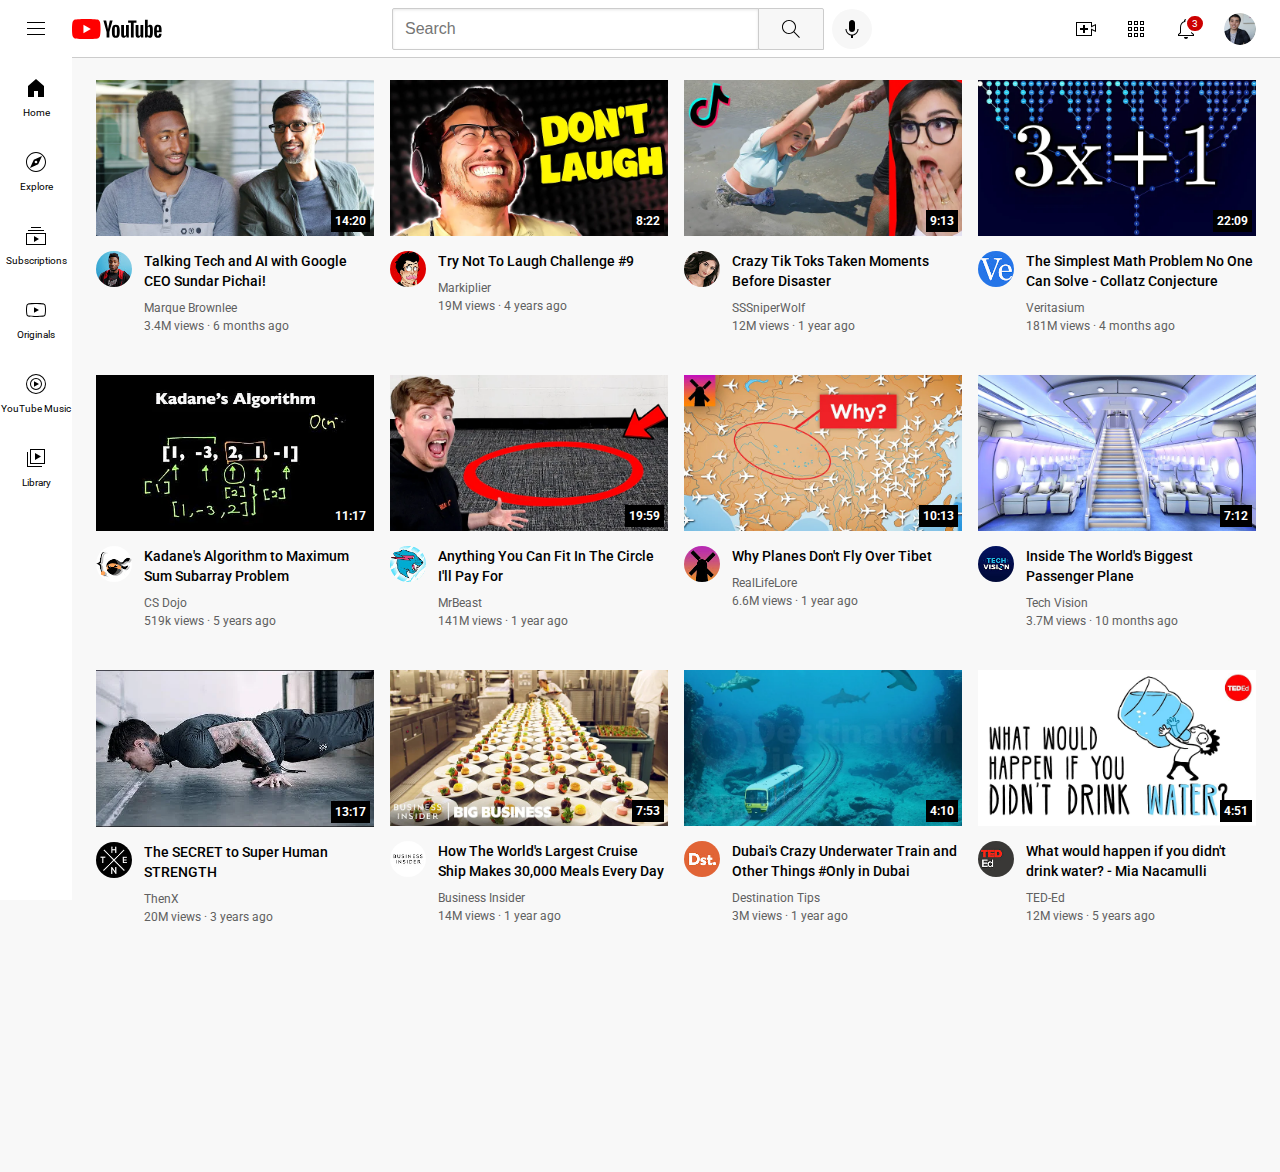
<file: index.html>
<!DOCTYPE html>
<html lang="en">
    <head>
        <meta charset="UTF-8">
        <meta name="author" content="Cecilia Ndanu">
        <meta name="description" content="This is a clone of the YouTube Home page">
        <meta name="viewport" content="width=device-width, initial-scale= 1.0">
        <meta http-equiv="X-UA-Compatible" content="ie=edge">

        <title>YouTube.com Clone</title>

        <link rel="preconnect" href="https://fonts.googleapis.com">
        <link rel="preconnect" href="https://fonts.gstatic.com" crossorigin>
        <link href="https://fonts.googleapis.com/css2?family=Roboto:wght@400;500;700&display=swap" rel="stylesheet">

        <link rel="stylesheet" href="Styles/video.css">
        <link rel="stylesheet" href="Styles/general.css">
        <link rel="stylesheet" href="Styles/header.css">
        <link rel="stylesheet" href="Styles/sidebar.css">
    </head>
    <body>
        <header class="header">
            <div class="left-section">
                <img class="hamburger-menu-icon" src="Channel Icons/hamburger-menu.svg">
                <img class="youtube-logo-icon" src="Channel Icons/youtube-logo.svg">
            </div>
            <div class="middle-section">
                <input class="search-bar" type="text" placeholder="Search">

                <div class="search-button">
                    <img class="search-icon" src="Channel Icons/search.svg">
                    <p class="tooltip">Search</p>
                </div>

                <div class="voice-search-button">
                    <img class="voice-search-icon" src="Channel Icons/voice-search-icon.svg">
                    <p class="tooltip">Search with your voice</p>
                </div>
            </div>
            <div class="right-section">
                <div class="upload-icon-container">
                    <img class="upload-icon" src="Channel Icons/upload.svg">
                    <p class="tooltip">Create</p>
                </div>
                <div class="youtube-apps-icon-container">
                    <img class="youtube-apps-icon" src="Channel Icons/youtube-apps.svg">
                    <p class="tooltip">YouTube apps</p>
                </div>
                <div class="notifications-icon-container">
                    <img class="notifications-icon" src="Channel Icons/notifications.svg">
                    <p class="notifications-count">3</p>
                    <p class="tooltip">Notifications</p>
                </div>
                <img class="current-user-picture" src="Channel Pictures/my-channel.jpeg">
            </div>
        </header>

        <nav class="sidebar">
            <div class="sidebar-link">
                <img src="Channel Icons/home.svg">
                <p>Home</p>
            </div>
            <div class="sidebar-link">
                <img src="Channel Icons/explore.svg">
                <p>Explore</p>
            </div>
            <div class="sidebar-link">
                <img src="Channel Icons/subscriptions.svg">
                <p>Subscriptions</p>
            </div>
            <div class="sidebar-link">
                <img src="Channel Icons/originals.svg">
                <p>Originals</p>
            </div>
            <div class="sidebar-link">
                <img src="Channel Icons/youtube-music.svg">
                <p>YouTube Music</p>
            </div>
            <div class="sidebar-link">
                <img src="Channel Icons/library.svg">
                <p>Library</p>
            </div>
        </nav>

        <main>
            <section class="video-grid">
                <div class="video-container">
                    <div class="thumbnail-container">
                        <a href="https://www.youtube.com/watch?v=n2RNcPRtAiY">
                            <img class="thumbnail-picture" src="Thumbnails/thumbnail-1.webp">
                        </a>
                        <p class="video-time">14:20</p>
                    </div>
                    <div class="video-info-grid">
                        <div class="channel-picture-column">
                            <a href="https://www.youtube.com/c/mkbhd">
                                <img class="channel-picture" src="Channel Pictures/channel-1.jpeg">
                            </a>
                        </div>
                        <div class="video-info">
                            <p class="video-title">
                                <a class="video-link" href="https://www.youtube.com/watch?v=n2RNcPRtAiY">
                                    Talking Tech and AI with Google CEO Sundar Pichai!
                                </a>
                            </p>
                            <p class="video-author">
                                <a class="channel-link" href="https://www.youtube.com/c/mkbhd">
                                    Marque Brownlee
                                </a>
                            </p>
                           <p class="video-stats">
                            3.4M views &#183; 6 months ago
                           </p>
                        </div>
                    </div>
                </div>
        
                <div class="video-container">
                    <div class="thumbnail-container">
                        <a href="https://www.youtube.com/watch?v=mP0RAo9SKZk">
                            <img class="thumbnail-picture" src="Thumbnails/thumbnail-2.webp">
                        </a>
                        <p class="video-time">8:22</p>
                    </div>
                    <div class="video-info-grid">
                        <div class="channel-picture-column">
                            <a href="https://www.youtube.com/c/markiplier">
                                <img class="channel-picture" src="Channel Pictures/channel-2.jpeg">
                            </a>
                        </div>
                        <div class="video-info">
                           <p class="video-title">
                            <a class="video-link" href="https://www.youtube.com/watch?v=mP0RAo9SKZk">
                                Try Not To Laugh Challenge #9
                            </a>
                           </p> 
                           <p class="video-author">
                            <a class="channel-link" href="https://www.youtube.com/c/markiplier">
                                Markiplier
                            </a>
                           </p>
                           <p class="video-stats">
                            19M views &#183; 4 years ago
                           </p>
                        </div>
                    </div>
                </div>
        
                <div class="video-container">
                    <div class="thumbnail-container">
                        <a href="https://www.youtube.com/watch?v=FgjPQQeTh1w">
                            <img class="thumbnail-picture" src="Thumbnails/thumbnail-3.webp">
                        </a>
                        <p class="video-time">9:13</p>
                    </div>
                    <div class="video-info-grid">
                        <div class="channel-picture-column">
                            <a href="https://www.youtube.com/user/SSSniperWolf">
                                <img class="channel-picture" src="Channel Pictures/channel-3.jpeg">
                            </a>
                        </div>
                        <div class="video-info">
                           <p class="video-title">
                            <a class="video-link" href="https://www.youtube.com/watch?v=FgjPQQeTh1w">
                                Crazy Tik Toks Taken Moments Before Disaster
                            </a>
                           </p> 
                           <p class="video-author">
                            <a class="channel-link" href="https://www.youtube.com/user/SSSniperWolf">
                                SSSniperWolf
                            </a>
                           </p>
                           <p class="video-stats">
                            12M views &#183; 1 year ago
                           </p>
                        </div>
                    </div>
                </div>
    
                <div class="video-container">
                    <div class="thumbnail-container">
                        <a href="https://www.youtube.com/watch?v=094y1Z2wpJg">
                            <img class="thumbnail-picture" src="Thumbnails/thumbnail-4.webp">
                        </a>
                        <p class="video-time">22:09</p>
                    </div>
                    <div class="video-info-grid">
                        <div class="channel-picture-column">
                            <a href="https://www.youtube.com/c/veritasium">
                                <img class="channel-picture" src="Channel Pictures/channel-4.jpeg">
                            </a>
                        </div>
                        <div class="video-info">
                           <p class="video-title">
                            <a class="video-link" href="https://www.youtube.com/watch?v=094y1Z2wpJg">
                                The Simplest Math Problem No One Can Solve - Collatz Conjecture
                            </a>
                           </p> 
                           <p class="video-author">
                            <a class="channel-link" href="https://www.youtube.com/c/veritasium">
                                Veritasium
                            </a>
                           </p>
                           <p class="video-stats">
                            181M views &#183; 4 months ago
                           </p>
                        </div>
                    </div>
                </div>
        
                <div class="video-container">
                    <div class="thumbnail-container">
                        <a href="https://www.youtube.com/watch?v=86CQq3pKSUw">
                            <img class="thumbnail-picture" src="Thumbnails/thumbnail-5.webp">
                        </a>
                        <p class="video-time">11:17</p>
                    </div>
                    <div class="video-info-grid">
                        <div class="channel-picture-column">
                            <a href="https://www.youtube.com/c/CSDojo">
                                <img class="channel-picture" src="Channel Pictures/channel-5.jpeg">
                            </a>
                        </div>
                        <div class="video-info">
                           <p class="video-title">
                            <a class="video-link" href="https://www.youtube.com/watch?v=86CQq3pKSUw">
                                Kadane's Algorithm to Maximum Sum Subarray Problem
                            </a>
                           </p> 
                           <p class="video-author">
                            <a class="channel-link" href="https://www.youtube.com/c/CSDojo">
                                CS Dojo
                            </a>
                           </p>
                           <p class="video-stats">
                            519k views &#183; 5 years ago
                           </p>
                        </div>
                    </div>
                </div>
        
                <div class="video-container">
                    <div class="thumbnail-container">
                        <a href="https://www.youtube.com/watch?v=yXWw0_UfSFg">
                            <img class="thumbnail-picture" src="Thumbnails/thumbnail-6.webp">
                        </a>
                        <p class="video-time">19:59</p>
                    </div>
                    <div class="video-info-grid">
                        <div class="channel-picture-column">
                            <a href="https://www.youtube.com/channel/UCX6OQ3DkcsbYNE6H8uQQuVA">
                                <img class="channel-picture" src="Channel Pictures/channel-6.jpeg">
                            </a>
                        </div>
                        <div class="video-info">
                           <p class="video-title">
                            <a class="video-link" href="https://www.youtube.com/watch?v=yXWw0_UfSFg">
                                Anything You Can Fit In The Circle I'll Pay For
                            </a>
                           </p> 
                           <p class="video-author">
                            <a class="channel-link" href="https://www.youtube.com/channel/UCX6OQ3DkcsbYNE6H8uQQuVA">
                                MrBeast
                            </a>
                           </p>
                           <p class="video-stats">
                            141M views &#183; 1 year ago
                           </p>
                        </div>
                    </div>
                </div>

                <div class="video-container">
                    <div class="thumbnail-container">
                        <a href="https://www.youtube.com/watch?v=fNVa1qMbF9Y">
                            <img class="thumbnail-picture" src="Thumbnails/thumbnail-7.webp">
                        </a>
                        <p class="video-time">10:13</p>
                    </div>
                    <div class="video-info-grid">
                        <div class="channel-picture-column">
                            <a href="https://www.youtube.com/channel/UCP5tjEmvPItGyLhmjdwP7Ww">
                                <img class="channel-picture" src="Channel Pictures/channel-7.jpeg">
                            </a>
                        </div>
                        <div class="video-info">
                           <p class="video-title">
                            <a class="video-link" href="https://www.youtube.com/watch?v=fNVa1qMbF9Y">
                                Why Planes Don't Fly Over Tibet
                            </a>
                           </p> 
                           <p class="video-author">
                            <a class="channel-link" href="https://www.youtube.com/channel/UCP5tjEmvPItGyLhmjdwP7Ww">
                                RealLifeLore
                            </a>
                           </p>
                           <p class="video-stats">
                            6.6M views &#183; 1 year ago
                           </p>
                        </div>
                    </div>
                </div>

                <div class="video-container">
                    <div class="thumbnail-container">
                        <a href="https://www.youtube.com/watch?v=lFm4EM1juls">
                            <img class="thumbnail-picture" src="Thumbnails/thumbnail-8.webp">
                        </a>
                        <p class="video-time">7:12</p>
                    </div>
                    <div class="video-info-grid">
                        <div class="channel-picture-column">
                            <a href="https://www.youtube.com/channel/UCHAK6CyegY22Zj2GWrcaIxg">
                                <img class="channel-picture" src="Channel Pictures/channel-8.jpeg">
                            </a>
                        </div>
                        <div class="video-info">
                           <p class="video-title">
                            <a class="video-link" href="https://www.youtube.com/watch?v=lFm4EM1juls">
                                Inside The World's Biggest Passenger Plane
                            </a>
                           </p> 
                           <p class="video-author">
                            <a class="channel-link" href="https://www.youtube.com/channel/UCHAK6CyegY22Zj2GWrcaIxg">
                                Tech Vision
                            </a>
                           </p>
                           <p class="video-stats">
                            3.7M views &#183; 10 months ago
                           </p>
                        </div>
                    </div>
                </div>

                <div class="video-container">
                    <div class="thumbnail-container">
                        <a href="https://www.youtube.com/watch?v=ixmxOlcrlUc">
                            <img class="thumbnail-picture" src="Thumbnails/thumbnail-9.webp">
                        </a>
                        <p class="video-time">13:17</p>
                    </div>
                    <div class="video-info-grid">
                        <div class="channel-picture-column">
                            <a href="https://www.youtube.com/c/OFFICIALTHENXSTUDIOS">
                                <img class="channel-picture" src="Channel Pictures/channel-9.jpeg">
                            </a>
                        </div>
                        <div class="video-info">
                           <p class="video-title">
                            <a class="video-link" href="https://www.youtube.com/watch?v=ixmxOlcrlUc">
                                The SECRET to Super Human STRENGTH
                            </a>
                           </p> 
                           <p class="video-author">
                            <a class="channel-link" href="https://www.youtube.com/c/OFFICIALTHENXSTUDIOS">
                                ThenX
                            </a>
                           </p>
                           <p class="video-stats">
                            20M views &#183; 3 years ago
                           </p>
                        </div>
                    </div>
                </div>

                <div class="video-container">
                    <div class="thumbnail-container">
                        <a href="https://www.youtube.com/watch?v=R2vXbFp5C9o">
                            <img class="thumbnail-picture" src="Thumbnails/thumbnail-10.webp">
                        </a>
                        <p class="video-time">7:53</p>
                    </div>
                    <div class="video-info-grid">
                        <div class="channel-picture-column">
                            <a href="https://www.youtube.com/user/businessinsider">
                                <img class="channel-picture" src="Channel Pictures/channel-10.jpeg">
                            </a>
                        </div>
                        <div class="video-info">
                           <p class="video-title">
                            <a class="video-link" href="https://www.youtube.com/watch?v=R2vXbFp5C9o">
                                How The World's Largest Cruise Ship Makes 30,000 Meals Every Day
                            </a>
                           </p> 
                           <p class="video-author">
                            <a class="channel-link" href="https://www.youtube.com/user/businessinsider">
                                Business Insider
                            </a>
                           </p>
                           <p class="video-stats">
                            14M views &#183; 1 year ago
                           </p>
                        </div>
                    </div>
                </div>

                <div class="video-container">
                    <div class="thumbnail-container">
                        <a href="https://www.youtube.com/watch?v=0nZuYyXET3s">
                            <img class="thumbnail-picture" src="Thumbnails/thumbnail-11.webp">
                        </a>
                        <p class="video-time">4:10</p>
                    </div>
                    <div class="video-info-grid">
                        <div class="channel-picture-column">
                            <a href="https://www.youtube.com/c/Destinationtips">
                                <img class="channel-picture" src="Channel Pictures/channel-11.jpeg">
                            </a>
                        </div>
                        <div class="video-info">
                           <p class="video-title">
                            <a class="video-link" href="https://www.youtube.com/watch?v=0nZuYyXET3s">
                                Dubai's Crazy Underwater Train and Other Things #Only in Dubai
                            </a>
                           </p> 
                           <p class="video-author">
                            <a class="channel-link" href="https://www.youtube.com/c/Destinationtips">
                                Destination Tips
                            </a>
                           </p>
                           <p class="video-stats">
                            3M views &#183; 1 year ago
                           </p>
                        </div>
                    </div>
                </div>

                <div class="video-container">
                    <div class="thumbnail-container">
                        <a href="https://www.youtube.com/watch?v=9iMGFqMmUFs">
                            <img class="thumbnail-picture" src="Thumbnails/thumbnail-12.webp">
                        </a>
                        <p class="video-time">4:51</p>
                    </div>
                    <div class="video-info-grid">
                        <div class="channel-picture-column">
                            <a href="https://www.youtube.com/teded">
                                <img class="channel-picture" src="Channel Pictures/channel-12.jpeg">
                            </a>
                        </div>
                        <div class="video-info">
                           <p class="video-title">
                            <a class="video-link" href="https://www.youtube.com/watch?v=9iMGFqMmUFs">
                                What would happen if you didn't drink water? - Mia Nacamulli
                            </a>
                           </p> 
                           <p class="video-author">
                            <a class="channel-link" href="https://www.youtube.com/teded">
                                TED-Ed
                            </a>
                           </p>
                           <p class="video-stats">
                            12M views &#183; 5 years ago
                           </p>
                        </div>
                    </div>
                </div>
            </section>
        </main>
    </body>
</html>
</file>
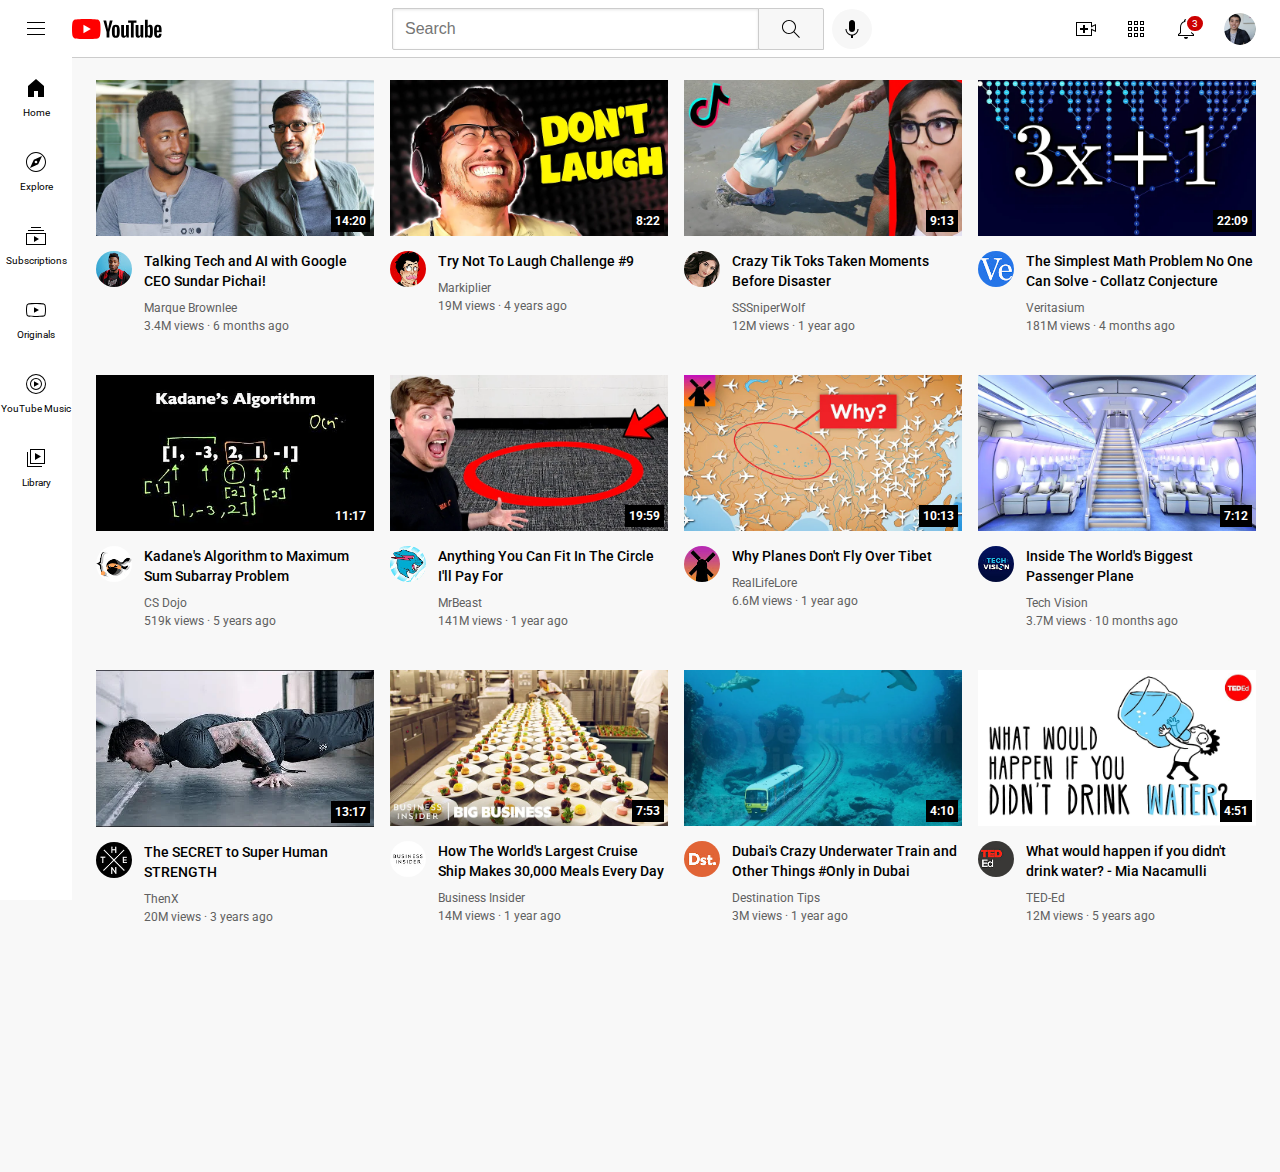
<file: YouTube.html>
<!DOCTYPE html>
<html lang="en">
    <head>
        <meta charset="UTF-8">
        <meta name="author" content="Cecilia Ndanu">
        <meta name="description" content="This is a clone of the YouTube Home page">
        <meta name="viewport" content="width=device-width, initial-scale= 1.0">
        <meta http-equiv="X-UA-Compatible" content="ie=edge">

        <title>YouTube.com Clone</title>

        <link rel="preconnect" href="https://fonts.googleapis.com">
        <link rel="preconnect" href="https://fonts.gstatic.com" crossorigin>
        <link href="https://fonts.googleapis.com/css2?family=Roboto:wght@400;500;700&display=swap" rel="stylesheet">


        <link rel="stylesheet" href="Styles/video.css">
        <link rel="stylesheet" href="Styles/general.css">
        <link rel="stylesheet" href="Styles/header.css">
        <link rel="stylesheet" href="Styles/sidebar.css">
    </head>
    <body>
        <header class="header">
            <div class="left-section">
                <img class="hamburger-menu-icon" src="Channel Icons/hamburger-menu.svg">
                <img class="youtube-logo-icon" src="Channel Icons/youtube-logo.svg">
            </div>
            <div class="middle-section">
                <input class="search-bar" type="text" placeholder="Search">

                <div class="search-button">
                    <img class="search-icon" src="Channel Icons/search.svg">
                    <p class="tooltip">Search</p>
                </div>

                <div class="voice-search-button">
                    <img class="voice-search-icon" src="Channel Icons/voice-search-icon.svg">
                    <p class="tooltip">Search with your voice</p>
                </div>
            </div>
            <div class="right-section">
                <div class="upload-icon-container">
                    <img class="upload-icon" src="Channel Icons/upload.svg">
                    <p class="tooltip">Create</p>
                </div>
                <div class="youtube-apps-icon-container">
                    <img class="youtube-apps-icon" src="Channel Icons/youtube-apps.svg">
                    <p class="tooltip">YouTube apps</p>
                </div>
                <div class="notifications-icon-container">
                    <img class="notifications-icon" src="Channel Icons/notifications.svg">
                    <p class="notifications-count">3</p>
                    <p class="tooltip">Notifications</p>
                </div>
                <img class="current-user-picture" src="Channel Pictures/my-channel.jpeg">
            </div>
        </header>

        <nav class="sidebar">
            <div class="sidebar-link">
                <img src="Channel Icons/home.svg">
                <p>Home</p>
            </div>
            <div class="sidebar-link">
                <img src="Channel Icons/explore.svg">
                <p>Explore</p>
            </div>
            <div class="sidebar-link">
                <img src="Channel Icons/subscriptions.svg">
                <p>Subscriptions</p>
            </div>
            <div class="sidebar-link">
                <img src="Channel Icons/originals.svg">
                <p>Originals</p>
            </div>
            <div class="sidebar-link">
                <img src="Channel Icons/youtube-music.svg">
                <p>YouTube Music</p>
            </div>
            <div class="sidebar-link">
                <img src="Channel Icons/library.svg">
                <p>Library</p>
            </div>
        </nav>

        <main>
            <section class="video-grid">
                <div class="video-container">
                    <div class="thumbnail-container">
                        <a href="https://www.youtube.com/watch?v=n2RNcPRtAiY">
                            <img class="thumbnail-picture" src="Thumbnails/thumbnail-1.webp">
                        </a>
                        <p class="video-time">14:20</p>
                    </div>
                    <div class="video-info-grid">
                        <div class="channel-picture-column">
                            <a href="https://www.youtube.com/c/mkbhd">
                                <img class="channel-picture" src="Channel Pictures/channel-1.jpeg">
                            </a>
                        </div>
                        <div class="video-info">
                            <p class="video-title">
                                <a class="video-link" href="https://www.youtube.com/watch?v=n2RNcPRtAiY">
                                    Talking Tech and AI with Google CEO Sundar Pichai!
                                </a>
                            </p>
                            <p class="video-author">
                                <a class="channel-link" href="https://www.youtube.com/c/mkbhd">
                                    Marque Brownlee
                                </a>
                            </p>
                           <p class="video-stats">
                            3.4M views &#183; 6 months ago
                           </p>
                        </div>
                    </div>
                </div>
        
                <div class="video-container">
                    <div class="thumbnail-container">
                        <a href="https://www.youtube.com/watch?v=mP0RAo9SKZk">
                            <img class="thumbnail-picture" src="Thumbnails/thumbnail-2.webp">
                        </a>
                        <p class="video-time">8:22</p>
                    </div>
                    <div class="video-info-grid">
                        <div class="channel-picture-column">
                            <a href="https://www.youtube.com/c/markiplier">
                                <img class="channel-picture" src="Channel Pictures/channel-2.jpeg">
                            </a>
                        </div>
                        <div class="video-info">
                           <p class="video-title">
                            <a class="video-link" href="https://www.youtube.com/watch?v=mP0RAo9SKZk">
                                Try Not To Laugh Challenge #9
                            </a>
                           </p> 
                           <p class="video-author">
                            <a class="channel-link" href="https://www.youtube.com/c/markiplier">
                                Markiplier
                            </a>
                           </p>
                           <p class="video-stats">
                            19M views &#183; 4 years ago
                           </p>
                        </div>
                    </div>
                </div>
        
                <div class="video-container">
                    <div class="thumbnail-container">
                        <a href="https://www.youtube.com/watch?v=FgjPQQeTh1w">
                            <img class="thumbnail-picture" src="Thumbnails/thumbnail-3.webp">
                        </a>
                        <p class="video-time">9:13</p>
                    </div>
                    <div class="video-info-grid">
                        <div class="channel-picture-column">
                            <a href="https://www.youtube.com/user/SSSniperWolf">
                                <img class="channel-picture" src="Channel Pictures/channel-3.jpeg">
                            </a>
                        </div>
                        <div class="video-info">
                           <p class="video-title">
                            <a class="video-link" href="https://www.youtube.com/watch?v=FgjPQQeTh1w">
                                Crazy Tik Toks Taken Moments Before Disaster
                            </a>
                           </p> 
                           <p class="video-author">
                            <a class="channel-link" href="https://www.youtube.com/user/SSSniperWolf">
                                SSSniperWolf
                            </a>
                           </p>
                           <p class="video-stats">
                            12M views &#183; 1 year ago
                           </p>
                        </div>
                    </div>
                </div>
    
                <div class="video-container">
                    <div class="thumbnail-container">
                        <a href="https://www.youtube.com/watch?v=094y1Z2wpJg">
                            <img class="thumbnail-picture" src="Thumbnails/thumbnail-4.webp">
                        </a>
                        <p class="video-time">22:09</p>
                    </div>
                    <div class="video-info-grid">
                        <div class="channel-picture-column">
                            <a href="https://www.youtube.com/c/veritasium">
                                <img class="channel-picture" src="Channel Pictures/channel-4.jpeg">
                            </a>
                        </div>
                        <div class="video-info">
                           <p class="video-title">
                            <a class="video-link" href="https://www.youtube.com/watch?v=094y1Z2wpJg">
                                The Simplest Math Problem No One Can Solve - Collatz Conjecture
                            </a>
                           </p> 
                           <p class="video-author">
                            <a class="channel-link" href="https://www.youtube.com/c/veritasium">
                                Veritasium
                            </a>
                           </p>
                           <p class="video-stats">
                            181M views &#183; 4 months ago
                           </p>
                        </div>
                    </div>
                </div>
        
                <div class="video-container">
                    <div class="thumbnail-container">
                        <a href="https://www.youtube.com/watch?v=86CQq3pKSUw">
                            <img class="thumbnail-picture" src="Thumbnails/thumbnail-5.webp">
                        </a>
                        <p class="video-time">11:17</p>
                    </div>
                    <div class="video-info-grid">
                        <div class="channel-picture-column">
                            <a href="https://www.youtube.com/c/CSDojo">
                                <img class="channel-picture" src="Channel Pictures/channel-5.jpeg">
                            </a>
                        </div>
                        <div class="video-info">
                           <p class="video-title">
                            <a class="video-link" href="https://www.youtube.com/watch?v=86CQq3pKSUw">
                                Kadane's Algorithm to Maximum Sum Subarray Problem
                            </a>
                           </p> 
                           <p class="video-author">
                            <a class="channel-link" href="https://www.youtube.com/c/CSDojo">
                                CS Dojo
                            </a>
                           </p>
                           <p class="video-stats">
                            519k views &#183; 5 years ago
                           </p>
                        </div>
                    </div>
                </div>
        
                <div class="video-container">
                    <div class="thumbnail-container">
                        <a href="https://www.youtube.com/watch?v=yXWw0_UfSFg">
                            <img class="thumbnail-picture" src="Thumbnails/thumbnail-6.webp">
                        </a>
                        <p class="video-time">19:59</p>
                    </div>
                    <div class="video-info-grid">
                        <div class="channel-picture-column">
                            <a href="https://www.youtube.com/channel/UCX6OQ3DkcsbYNE6H8uQQuVA">
                                <img class="channel-picture" src="Channel Pictures/channel-6.jpeg">
                            </a>
                        </div>
                        <div class="video-info">
                           <p class="video-title">
                            <a class="video-link" href="https://www.youtube.com/watch?v=yXWw0_UfSFg">
                                Anything You Can Fit In The Circle I'll Pay For
                            </a>
                           </p> 
                           <p class="video-author">
                            <a class="channel-link" href="https://www.youtube.com/channel/UCX6OQ3DkcsbYNE6H8uQQuVA">
                                MrBeast
                            </a>
                           </p>
                           <p class="video-stats">
                            141M views &#183; 1 year ago
                           </p>
                        </div>
                    </div>
                </div>

                <div class="video-container">
                    <div class="thumbnail-container">
                        <a href="https://www.youtube.com/watch?v=fNVa1qMbF9Y">
                            <img class="thumbnail-picture" src="Thumbnails/thumbnail-7.webp">
                        </a>
                        <p class="video-time">10:13</p>
                    </div>
                    <div class="video-info-grid">
                        <div class="channel-picture-column">
                            <a href="https://www.youtube.com/channel/UCP5tjEmvPItGyLhmjdwP7Ww">
                                <img class="channel-picture" src="Channel Pictures/channel-7.jpeg">
                            </a>
                        </div>
                        <div class="video-info">
                           <p class="video-title">
                            <a class="video-link" href="https://www.youtube.com/watch?v=fNVa1qMbF9Y">
                                Why Planes Don't Fly Over Tibet
                            </a>
                           </p> 
                           <p class="video-author">
                            <a class="channel-link" href="https://www.youtube.com/channel/UCP5tjEmvPItGyLhmjdwP7Ww">
                                RealLifeLore
                            </a>
                           </p>
                           <p class="video-stats">
                            6.6M views &#183; 1 year ago
                           </p>
                        </div>
                    </div>
                </div>

                <div class="video-container">
                    <div class="thumbnail-container">
                        <a href="https://www.youtube.com/watch?v=lFm4EM1juls">
                            <img class="thumbnail-picture" src="Thumbnails/thumbnail-8.webp">
                        </a>
                        <p class="video-time">7:12</p>
                    </div>
                    <div class="video-info-grid">
                        <div class="channel-picture-column">
                            <a href="https://www.youtube.com/channel/UCHAK6CyegY22Zj2GWrcaIxg">
                                <img class="channel-picture" src="Channel Pictures/channel-8.jpeg">
                            </a>
                        </div>
                        <div class="video-info">
                           <p class="video-title">
                            <a class="video-link" href="https://www.youtube.com/watch?v=lFm4EM1juls">
                                Inside The World's Biggest Passenger Plane
                            </a>
                           </p> 
                           <p class="video-author">
                            <a class="channel-link" href="https://www.youtube.com/channel/UCHAK6CyegY22Zj2GWrcaIxg">
                                Tech Vision
                            </a>
                           </p>
                           <p class="video-stats">
                            3.7M views &#183; 10 months ago
                           </p>
                        </div>
                    </div>
                </div>

                <div class="video-container">
                    <div class="thumbnail-container">
                        <a href="https://www.youtube.com/watch?v=ixmxOlcrlUc">
                            <img class="thumbnail-picture" src="Thumbnails/thumbnail-9.webp">
                        </a>
                        <p class="video-time">13:17</p>
                    </div>
                    <div class="video-info-grid">
                        <div class="channel-picture-column">
                            <a href="https://www.youtube.com/c/OFFICIALTHENXSTUDIOS">
                                <img class="channel-picture" src="Channel Pictures/channel-9.jpeg">
                            </a>
                        </div>
                        <div class="video-info">
                           <p class="video-title">
                            <a class="video-link" href="https://www.youtube.com/watch?v=ixmxOlcrlUc">
                                The SECRET to Super Human STRENGTH
                            </a>
                           </p> 
                           <p class="video-author">
                            <a class="channel-link" href="https://www.youtube.com/c/OFFICIALTHENXSTUDIOS">
                                ThenX
                            </a>
                           </p>
                           <p class="video-stats">
                            20M views &#183; 3 years ago
                           </p>
                        </div>
                    </div>
                </div>

                <div class="video-container">
                    <div class="thumbnail-container">
                        <a href="https://www.youtube.com/watch?v=R2vXbFp5C9o">
                            <img class="thumbnail-picture" src="Thumbnails/thumbnail-10.webp">
                        </a>
                        <p class="video-time">7:53</p>
                    </div>
                    <div class="video-info-grid">
                        <div class="channel-picture-column">
                            <a href="https://www.youtube.com/user/businessinsider">
                                <img class="channel-picture" src="Channel Pictures/channel-10.jpeg">
                            </a>
                        </div>
                        <div class="video-info">
                           <p class="video-title">
                            <a class="video-link" href="https://www.youtube.com/watch?v=R2vXbFp5C9o">
                                How The World's Largest Cruise Ship Makes 30,000 Meals Every Day
                            </a>
                           </p> 
                           <p class="video-author">
                            <a class="channel-link" href="https://www.youtube.com/user/businessinsider">
                                Business Insider
                            </a>
                           </p>
                           <p class="video-stats">
                            14M views &#183; 1 year ago
                           </p>
                        </div>
                    </div>
                </div>

                <div class="video-container">
                    <div class="thumbnail-container">
                        <a href="https://www.youtube.com/watch?v=0nZuYyXET3s">
                            <img class="thumbnail-picture" src="Thumbnails/thumbnail-11.webp">
                        </a>
                        <p class="video-time">4:10</p>
                    </div>
                    <div class="video-info-grid">
                        <div class="channel-picture-column">
                            <a href="https://www.youtube.com/c/Destinationtips">
                                <img class="channel-picture" src="Channel Pictures/channel-11.jpeg">
                            </a>
                        </div>
                        <div class="video-info">
                           <p class="video-title">
                            <a class="video-link" href="https://www.youtube.com/watch?v=0nZuYyXET3s">
                                Dubai's Crazy Underwater Train and Other Things #Only in Dubai
                            </a>
                           </p> 
                           <p class="video-author">
                            <a class="channel-link" href="https://www.youtube.com/c/Destinationtips">
                                Destination Tips
                            </a>
                           </p>
                           <p class="video-stats">
                            3M views &#183; 1 year ago
                           </p>
                        </div>
                    </div>
                </div>

                <div class="video-container">
                    <div class="thumbnail-container">
                        <a href="https://www.youtube.com/watch?v=9iMGFqMmUFs">
                            <img class="thumbnail-picture" src="Thumbnails/thumbnail-12.webp">
                        </a>
                        <p class="video-time">4:51</p>
                    </div>
                    <div class="video-info-grid">
                        <div class="channel-picture-column">
                            <a href="https://www.youtube.com/teded">
                                <img class="channel-picture" src="Channel Pictures/channel-12.jpeg">
                            </a>
                        </div>
                        <div class="video-info">
                           <p class="video-title">
                            <a class="video-link" href="https://www.youtube.com/watch?v=9iMGFqMmUFs">
                                What would happen if you didn't drink water? - Mia Nacamulli
                            </a>
                           </p> 
                           <p class="video-author">
                            <a class="channel-link" href="https://www.youtube.com/teded">
                                TED-Ed
                            </a>
                           </p>
                           <p class="video-stats">
                            12M views &#183; 5 years ago
                           </p>
                        </div>
                    </div>
                </div>
            </section>
        </main>
    </body>
</html>
</file>
<file: Styles/video.css>
.video-grid{
    display: grid;
    grid-template-columns: 1fr 1fr 1fr;
    column-gap: 16px;
    row-gap: 24px;
}

@media (max-width: 870px){
    .video-grid{
        grid-template-columns: 1fr 1fr;
    }
}

@media (min-width: 871px) and (max-width: 1124px){
    .video-grid{
        grid-template-columns: 1fr 1fr 1fr;
    }

    .video-author, .video-stats{
        font-size: 14px;
    }
}

@media (min-width: 1125px){
    .video-grid{
        grid-template-columns: 1fr 1fr 1fr 1fr;
    }

    .video-author, .video-stats{
        font-size: 14px;
    }

    .video-title{
        font-size: 16px;
        line-height: 24px;
    }
}

.thumbnail-container{
    position: relative;
}

.thumbnail-picture{
    width: 100%;
}

a{
    color: rgb(25, 135, 84);
    text-decoration: underline;
}

.video-time{
    background-color: black;
    color: white;
    font-size: 12px;
    font-weight: bold;
    padding: 2px 4px;
    
    position: absolute;
    bottom: 11px;
    right: 4px;
}

.video-info-grid{
    display: grid;
    grid-template-columns: 48px 1fr;
}

.channel-picture-column{
    width: 48px;
}

.channel-picture{
    width: 36px;
    height: 36px;
    object-fit: cover;
    border-radius: 18px;
    margin-top: 8px;
}

.video-info{
    flex: 1;
}

.video-title{
    font-size: 14px;
    font-weight: 500;
    line-height: 20px;
    margin-top: 8px;
    display: -webkit-box;
    -webkit-line-clamp: 2;
    -webkit-box-orient: vertical;
    text-overflow: ellipsis;
    overflow: hidden;
}

.video-link{
    color: black;
    text-decoration: none;
}

.video-author{
    color: rgb(96, 96, 96);
    font-size: 12px;
    margin-top: 8px;
}

.channel-link{
    color: inherit;
    text-decoration: none;
}

.video-stats{
    color: rgb(96, 96, 96);
    font-size: 12px;
    margin-bottom: 16px;
}
</file>
<file: Styles/general.css>
p{
    font-family: Roboto, Arial;
    margin-top: 0;
    margin-bottom: 0;
}

body{
    background-color: rgb(248, 248, 248);
    margin: 0;
    padding-top: 80px;
    padding-left: 96px;
    padding-right: 24px;
    padding-bottom: 230px;
    line-height: 1.5;
}

div{
    font-family: Roboto, Arial;
}

@media(min-width: 1312.1px){
    body{
        padding-left: 264px;
    }
}
</file>
<file: Styles/header.css>
.header{
    display: flex;
    justify-content: space-between;

    height: 57px;
    border-bottom: 1px solid rgb(204, 204, 204);

    position: fixed;
    top: 0;
    left: 0;
    right: 0;
    background-color: white;
    z-index: 100;
    margin-bottom: 20px;
}

.left-section{
    width: 160px;

    display: flex;
    align-items: center;
}

.hamburger-menu-icon{
    height: 24px;
    margin-left: 24px;
    margin-right: 24px;
    cursor: pointer;
}

.youtube-logo-icon{
    height: 20px;
    cursor: pointer;
}

.middle-section{
    flex: 1;
    max-width: 480px;
    margin-left: 60px;
    margin-right: 30px;

    display: flex;
    justify-content: space-between;
    align-items: center;
}

.search-bar{
    flex: 1;
    height: 38px;
    width: 0;
    border: 1px solid rgb(204, 204, 204);
    font-size: 16px;
    padding-left: 12px;
    border-top-left-radius: 2px;
    border-bottom-left-radius: 2px;
    margin-right: -1px;
    box-shadow: inset 0 1px 3px rgba(0, 0, 0, 0.1);
}

.search-bar::placeholder{
    font-family: Arial;
    font-size: 16px;
}

.search-button{
    background-color: rgb(247, 247, 247);
    border: 1px solid rgb(204, 204, 204);
    width: 64px;
    height: 40px;
    border-top-right-radius: 2px;
    border-bottom-left-radius: 2px;
    margin-right: 8px;
    display: flex;
    justify-content: center;
    align-items: center;
    cursor: pointer;
}

.search-button,
.voice-search-button,
.upload-icon-container,
.youtube-apps-icon-container{
    position: relative;
}

.search-icon{
    height: 24px;
    cursor: pointer;
}

.tooltip{
    position: absolute;
    bottom: -50px;
    background-color: rgba(96, 96, 96, 0.9);
    color: white;
    font-size: 12px;
    padding: 8px;
    opacity: 0; 
    transition: opacity 0.15s;
    pointer-events: none;
    white-space: nowrap;
}

.search-button:hover .tooltip,
.voice-search-button:hover .tooltip,
.upload-icon-container:hover .tooltip,
.youtube-apps-icon-container:hover .tooltip,
.notifications-icon-container:hover .tooltip{
    opacity: 1;
}

.voice-search-button{
    background-color: rgb(247, 247, 247);
    border: none;
    width: 40px;
    height: 40px;
    border-radius: 20px;
    display: flex;
    justify-content: center;
    align-items: center;
    cursor: pointer;
}

.voice-search-icon{
    height: 24px;
    cursor: pointer;
}

.right-section{
    width: 206px;
    display: flex;
    justify-content: space-between;
    align-items: center;
    flex-shrink: 0;
}

.upload-icon-container,
.youtube-apps-icon-container{
    display: flex;
    justify-content: center;
    align-items: center;
}

.upload-icon{
    height: 24px;
    cursor: pointer;
}

.youtube-apps-icon{
    height: 24px;
    cursor: pointer;
}

.notifications-icon-container{
    position: relative;
    display: flex;
    justify-content: center;
    align-items: center;
}

.notifications-icon{
    height: 24px;
    cursor: pointer;
}

.notifications-count{
    background-color: rgb(204, 0, 0);
    color: white;
    font-size: 10px;
    padding: 0 5px;
    border-radius: 50px;
    border: 2px solid white;

    position: absolute;
    top: -3px;
    right: -7px;
    
}

.current-user-picture{
    height: 32px;
    border-radius: 16px;
    margin-right: 24px;
    cursor: pointer;
}
</file>
<file: Styles/sidebar.css>
@media(max-width: 1312px){
    .sidebar{
        background-color: white;
        position: fixed;
        top: 56px;
        bottom: 0;
        left: 0;
        width: 72px;
        padding-top: 5px;
        z-index: 200;
    }
    
    .sidebar-link{
        height: 74px;
        border: none;
        display: flex;
        flex-direction: column;
        justify-content: center;
        align-items: center;
        cursor: pointer;
    } 
    
    .sidebar-link:hover{
        background-color: rgb(240, 240, 240);
    }
    
    .sidebar-link img{
        height: 24px;
        margin-bottom: 5px;
    }
    
    .sidebar-link p{
        font-size: 10px;
    }
}

@media(min-width: 1312.1px){
    .sidebar{
        background-color: white;
        position: fixed;
        top: 56px;
        bottom: 0;
        left: 0;
        width: 240px;
        padding-top: 12px;
        z-index: 200;
    }
    
    .sidebar-link{
        display: flex;
        align-items: center;
        padding: 7px 20px;
        cursor: pointer;
    } 
    
    .sidebar-link:hover{
        background-color: rgb(240, 240, 240);
    }
    
    .sidebar-link img{
        height: 24px;
        margin-bottom: 5px;
        margin-right: 10px;
    }
    
    .sidebar-link p{
        font-size: 12px;
    }
}
</file>
